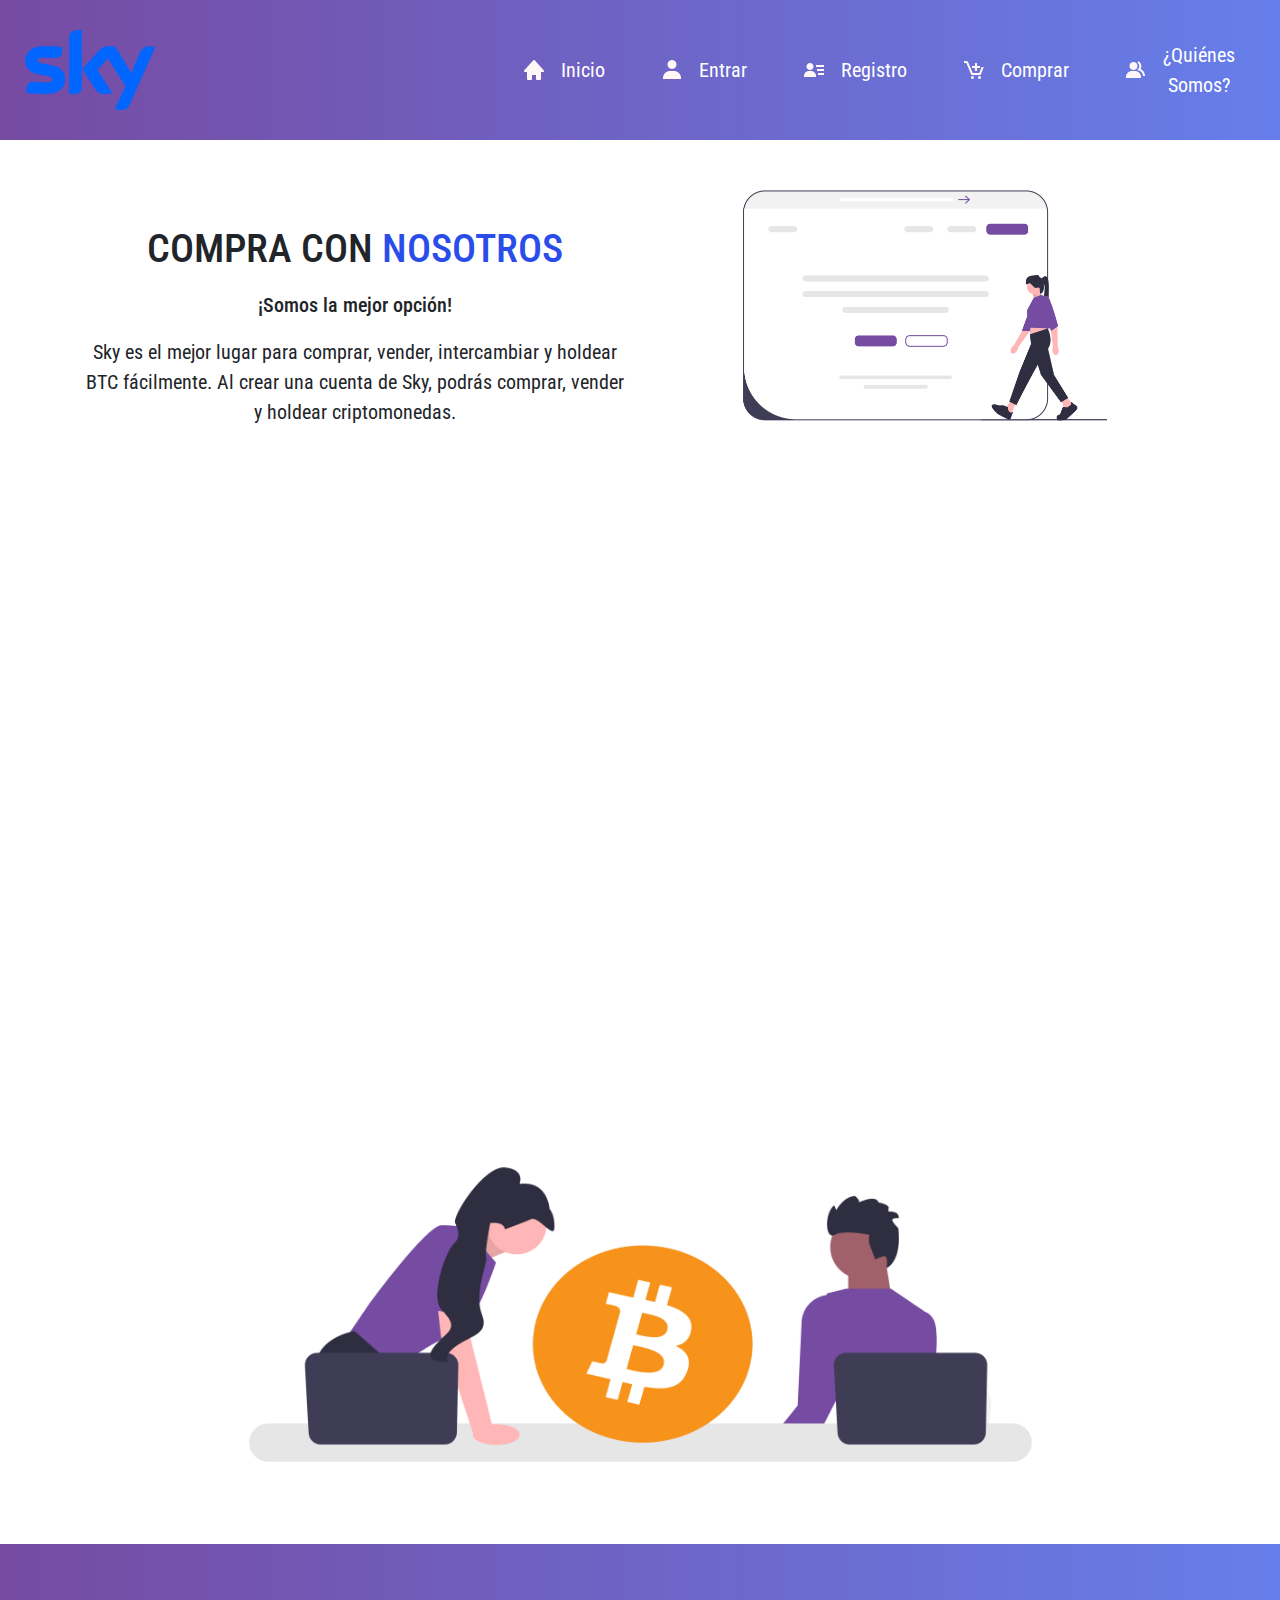
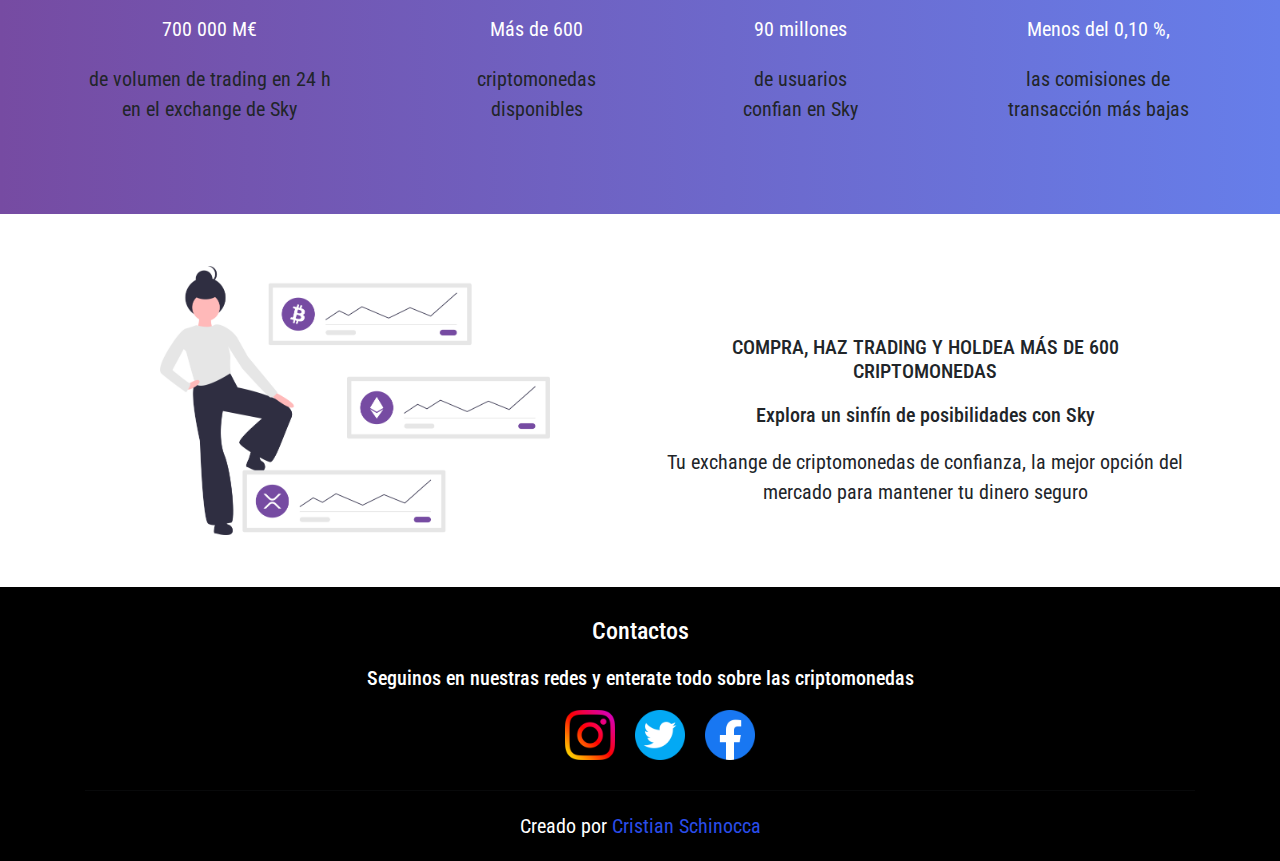
<file: index.html>
<!DOCTYPE html>
<html lang="en">
<head>
  <meta charset="UTF-8">
  <meta http-equiv="X-UA-Compatible" content="IE=edge">
  <meta name="viewport" content="width=device-width, initial-scale=1.0">
  <meta description="Exchange de Criptomonedas, Sky: operamos el mayor intercambio de Bitcoins y Criptomonedas del mundo en volumen.">
  <link rel="preconnect" href="https://fonts.googleapis.com">
  <link rel="icon" href="./img/icon/favicon.png">
  <link rel="preconnect" href="https://fonts.gstatic.com" crossorigin>
  <link href="https://fonts.googleapis.com/css2?family=Roboto+Condensed&display=swap" rel="stylesheet">
  <link rel="stylesheet" href="https://cdn.jsdelivr.net/npm/bootstrap@5.2.0-beta1/dist/css/bootstrap.min.css">
  <link href="https://unpkg.com/aos@2.3.1/dist/aos.css" rel="stylesheet">
  <link rel="stylesheet" href="./css/styles.css">
  <title>Comprar | Vender Bitcoin, Ethereum y NFTS</title>
</head>
<body>
  <!-------------------------------HEADER------------------------------------------------------------------------------------------------->

 <header class="fondo1 navbar navbar-expand-lg background">
    <div class="container-fluid m-2">
      <img src="./img/logo/logotipo.png" alt="logotipo" class="logotipo">
      <button class="navbar-toggler" type="button" data-bs-toggle="collapse" data-bs-target="#navbarSupportedContent" aria-controls="navbarSupportedContent" aria-expanded="false" aria-label="Toggle navigation">
        <span><img src="[data-uri]"/></span>
      </button>
    </div>
    <div class="container-fluid">
      <nav class="collapse navbar-collapse" id="navbarSupportedContent">
        <ul class="col d-flex justify-content-center align-items-center navbar-nav me-auto mb-2 mb-lg-0">
          <li class="nav-item m-3 d-flex justify-content-center align-items-center flex-row liitem">
            <a href="./index.html">
              <img src="[data-uri]"/ class="m-1">
            </a>
            <a class="nav-link texto a" href="./index.html">Inicio</a>
          </li>
          <li class="nav-item m-3 d-flex justify-content-center align-items-center flex-row liitem">
            <a href="./pages/iniciar.html">
              <img src="[data-uri]"/ class="m-1">
            </a>
            <a class="nav-link texto a" href="./pages/iniciar.html">Entrar</a>
          </li>
          <li class="nav-item m-3 d-flex justify-content-center align-items-center flex-row liitem">
            <a href="./pages/registro.html">
              <img src="[data-uri]"/ class="m-1">
            </a>
            <a class="nav-link texto a" href="./pages/registro.html">Registro</a>
          </li>
          <li class="nav-item m-3 d-flex justify-content-center align-items-center flex-row liitem">
            <a href="./pages/comprar.html">
              <img src="[data-uri]"/ class="m-1">
            </a>
            <a class="nav-link texto a" href="./pages/comprar.html">Comprar</a>
          </li>
          <li class="nav-item m-3 d-flex justify-content-center align-items-center flex-row liitem">
            <a href="./pages/nosotros.html">
              <img src="[data-uri]"/ class="m-1">
            </a>
            <a class="nav-link texto text-center a" href="./pages/nosotros.html">¿Quiénes Somos?</a>
          </li>
        </ul>
      </nav>
    </div>   
  </header>
  <!------------------------------------------------------MAIN--------------------------------------------------------------->
  <main>
    <section class="container">
      <div class="row d-flex flex-sm-column flex-lg-row mediacolumn">
        <article class="col d-flex justify-content-center align-items-center flex-column mt-5">
          <h1 class="text-uppercase mt-2 mb-2 text-center">Compra con <span class="texto2 text-uppercase titulo-span">nosotros</span></h1>
          <h2 class="text-center mt-2 mb-2">¡Somos la mejor opción!</h2>
          <div class="d-flex justify-content-center align-items-center mt-2 mb-2">
            <p class="text-center">Sky es el mejor lugar para comprar, vender, intercambiar y holdear BTC fácilmente. Al crear una cuenta de Sky, podrás comprar, vender y holdear criptomonedas.</p>
          </div>
        </article>
        <div class="col d-flex justify-content-center align-items-center mt-2 mb-2">
          <img src="./img/banner/banner.png" alt="ilustración banner" class="img">
        </div>
      </div>
    </section>
    <!------------------------------------------------------CARD1----------------------------------------------------------------------------------------->
    
    <section class="container">
      <div class="d-flex justify-content-center align-items-center mt-3 mb-3" 
      data-aos="zoom-in"
      data-aos-offset="200"
      data-aos-delay="50"
      data-aos-once="true"
      data-aos-duration="500"
      data-aos-anchor-placement="top-center">
        <h2 class="text-center text-uppercase"><span class="texto2 text-uppercase text-center">Conocé</span> las monedas con las que operamos</h2>
      </div>
      <div class="d-flex justify-content-center align-items-center">
        <div class="grid-section">
          <article class="card card1 shadow" 
          data-aos="zoom-in"
          data-aos-offset="200"
          data-aos-delay="50"
          data-aos-duration="800"
          data-aos-easing="ease-in-out"
          data-aos-mirror="true"
          data-aos-once="true"
          data-aos-anchor-placement="top-center">
            <div class="d-flex justify-content-center align-items-center mt-2 mb-2">
              <img src="./img/cards/bitcoin.png" class="card-img-top imagen-tarjeta" alt="criptomoneda bitcoin">
            </div>
            <div class="card-body d-flex just justify-content-center align-items-center flex-column">
              <h3 class="card-title "><span class="texto2 text-uppercase">Bitcoin</span></h3>
              <p class="card-text text-center m-2">Bitcoin es una moneda virtual o un medio de intercambio que sirve para adquirir
                productos y servicios como cualquier otra moneda.</p>
              <a href="./pages/compra.html" class="btn botonescolorPagina texto m-2">Comprá BTC</a>
            </div>
          </article>
                    <!------------------------------------------------------CARD2----------------------------------------------------------------------------------------->
          <article class="card card2 shadow"
          data-aos="zoom-in"
          data-aos-offset="200"
          data-aos-delay="50"
          data-aos-duration="800"
          data-aos-easing="ease-in-out"
          data-aos-mirror="true"
          data-aos-once="true"
          data-aos-anchor-placement="top-center">
            <div class="d-flex justify-content-center align-items-center mt-2 mb-2">
              <img src="./img/cards/etereo.png" class="card-img-top imagen-tarjeta" alt="criptomoneda ethereum">
            </div>
            <div class="card-body d-flex just justify-content-center align-items-center flex-column">
              <h3 class="card-title m-2"><span class="texto2 text-uppercase">Ethereum</span></h3>
              <p class="card-text text-center m-2">Ethereum es un exchange de criptomonedas, que permite la programación de contratos inteligentes o la creación de tokens.</p>
              <a href="./pages/compra.html" class="btn botonescolorPagina texto m-2">Comprá ETHER</a>
            </div>
          </article>
                        <!------------------------------------------------------CARD3----------------------------------------------------------------------------------------->
          <article class="card card3 shadow"
          data-aos="zoom-in"
          data-aos-offset="200"
          data-aos-delay="50"
          data-aos-duration="800"
          data-aos-easing="ease-in-out"
          data-aos-mirror="true"
          data-aos-once="true"
          data-aos-anchor-placement="top-center">
            <div class="d-flex justify-content-center align-items-center mt-2 mb-2">
              <img src="./img/cards/nft.png" class="card-img-top imagen-tarjeta" alt="criptomoneda ntfs">
            </div>
            <div class="card-body d-flex just justify-content-center align-items-center flex-column">
              <h3 class="card-title m-2"><span class="texto2 text-uppercase">Nft</span></h3>
              <p class="card-text text-center m-2">Se trata de NFT, viene a ser un certificado digital de autenticidad que mediante la tecnología blockchain, que se emplea en las criptomonedas.</p>
              <a href="./pages/compra.html" class="btn botonescolorPagina texto m-2">Comprá NFTS</a>
            </div>
          </article>
        </div>  
      </div>
    </section>
<!------------------------------------------------------IFORMACION-SECUNDARIA-0----------------------------------------------------------------------->
    <div class="d-flex justify-content-center align-items-center mt-2 mb-2 container">
      <img src="./img/bitcoin.png" alt="imagen ilustrativa de bitcoin" class="img">
    </div>
  <!--------------------------------------------------------IFORMACION-SECUNDARIA-1----------------------------------------------------------------------->
  <section class="container-fluid background">
    <div class="row">
      <div class="d-flex flex-sm-column flex-xl-row justify-content-center align-items-center mediacolumn">
        <div class="m-5">
          <div class="d-flex flex-column justify-content-center align-items-center m-2">
            <p><span class="texto text-center">700 000 M€</span></p>
            <div>
              <p class="text-center">de volumen de trading en 24 h en el exchange de Sky</p>
            </div>
          </div>
        </div>
  <!--------------------------------------------------------IFORMACION-SECUNDARIA-2----------------------------------------------------------------------->
        <div class="m-5">
          <div class="d-flex flex-column justify-content-center align-items-center m-2">
            <p><span class="texto text-center">Más de 600</span></p>
            <div>
              <p class="text-center">criptomonedas disponibles</p>
            </div>
          </div>
        </div>
 <!--------------------------------------------------------IFORMACION-SECUNDARIA-3----------------------------------------------------------------------->
        <div class="m-5">
          <div class="d-flex flex-column justify-content-center align-items-center m-2">
            <p><span class="texto text-center">90 millones</span></p>
            <div>
              <p class="text-center">de usuarios confian en Sky</p>
            </div>
          </div>
        </div>
<!--------------------------------------------------------IFORMACION-SECUNDARIA-4----------------------------------------------------------------------->  
        <div class="m-5">
          <div class="d-flex flex-column justify-content-center align-items-center m-2">
            <p><span class="texto text-center">Menos del 0,10 %,</span></p>
            <div>
              <p class="text-center">las comisiones de transacción más bajas</p>
            </div>
          </div>
        </div>
      </div>
    </div>
  </section>
<!----------------------------------------------------------INFORMACION SECUNDARIA-DIFERENTE---------------------------------------------------------->
  <section class="container mt-2 mb-2">
    <div class="row d-flex flex-sm-column-reverse flex-lg-row-reverse mediacolumn">
      <article class="col d-flex justify-content-center align-items-center flex-column mt-5">
        <h4 class="text-center text-uppercase m-2">Compra, haz trading y holdea más de 600 criptomonedas</h4>
        <h5 class="text-center m-2">Explora un sinfín de posibilidades con Sky</h5>
        <div class="d-flex justify-content-center align-items-center mt-2 mb-2">
          <p class="text-center">Tu exchange de criptomonedas de confianza, la mejor opción del mercado para mantener tu dinero seguro</p>
        </div>
      </article>
      <div class="col d-flex justify-content-center align-items-center mt-2 mb-2">
        <img src="./img/eter.png" alt="ilustracion banner secundario" class="img">
      </div>
    </div>
  </section>
  </main>
<!--------------------------------------------------------FOOTER-----------------------------------------------------------------------> 
  <footer class="background--footer">
    <div class="container">
      <div class="row">
        <div class="d-flex justify-content-center align-items-center flex-column">
          <h5 class="texto mt-4 mb-2 contactos">Contactos</h5>
          <h6 class="texto text-center mt-2 mb-2">Seguinos en nuestras redes y enterate todo sobre las criptomonedas</h6>
        </section>
        <!-----------------ICONOS---------------->
        <ul class="d-flex justify-content-center flex-row align-items-center mt-2 mb-2">
          <li class="nav-item list-unstyled">
            <a href="https://www.instagram.com/cris.schinocca/" class=""><img src="./icons/instagram.png" alt="icono instagram" class="icono"></a>
          </li>
          <li class="nav-item list-unstyled">
            <a href="https://twitter.com/crisschinocca" class="m-3"><img src="./icons/twitter.png" alt="icono twitter" class="icono"></a>
          </li>
          <li class="nav-item list-unstyled">
            <a href="https://www.facebook.com/crisschinocca/" class=""><img src="./icons/facebook.png" alt="icono facebook" class="icono"></a>
          </li>     
        </ul>
        <!---------------------CREADO-POR---------------->
      </div>
    </div>
    <hr>
    <div class="d-flex justify-content-center align-items-center">
      <p class="texto text-center"> Creado por <span class="texto2">Cristian Schinocca</span></p>
    </div>
  </footer>
  <script src="https://cdn.jsdelivr.net/npm/bootstrap@5.2.0-beta1/dist/js/bootstrap.bundle.min.js"></script>
  <script src="https://unpkg.com/aos@2.3.1/dist/aos.js"></script>
  <script>
    AOS.init();
  </script>
</body>
</html>
</file>
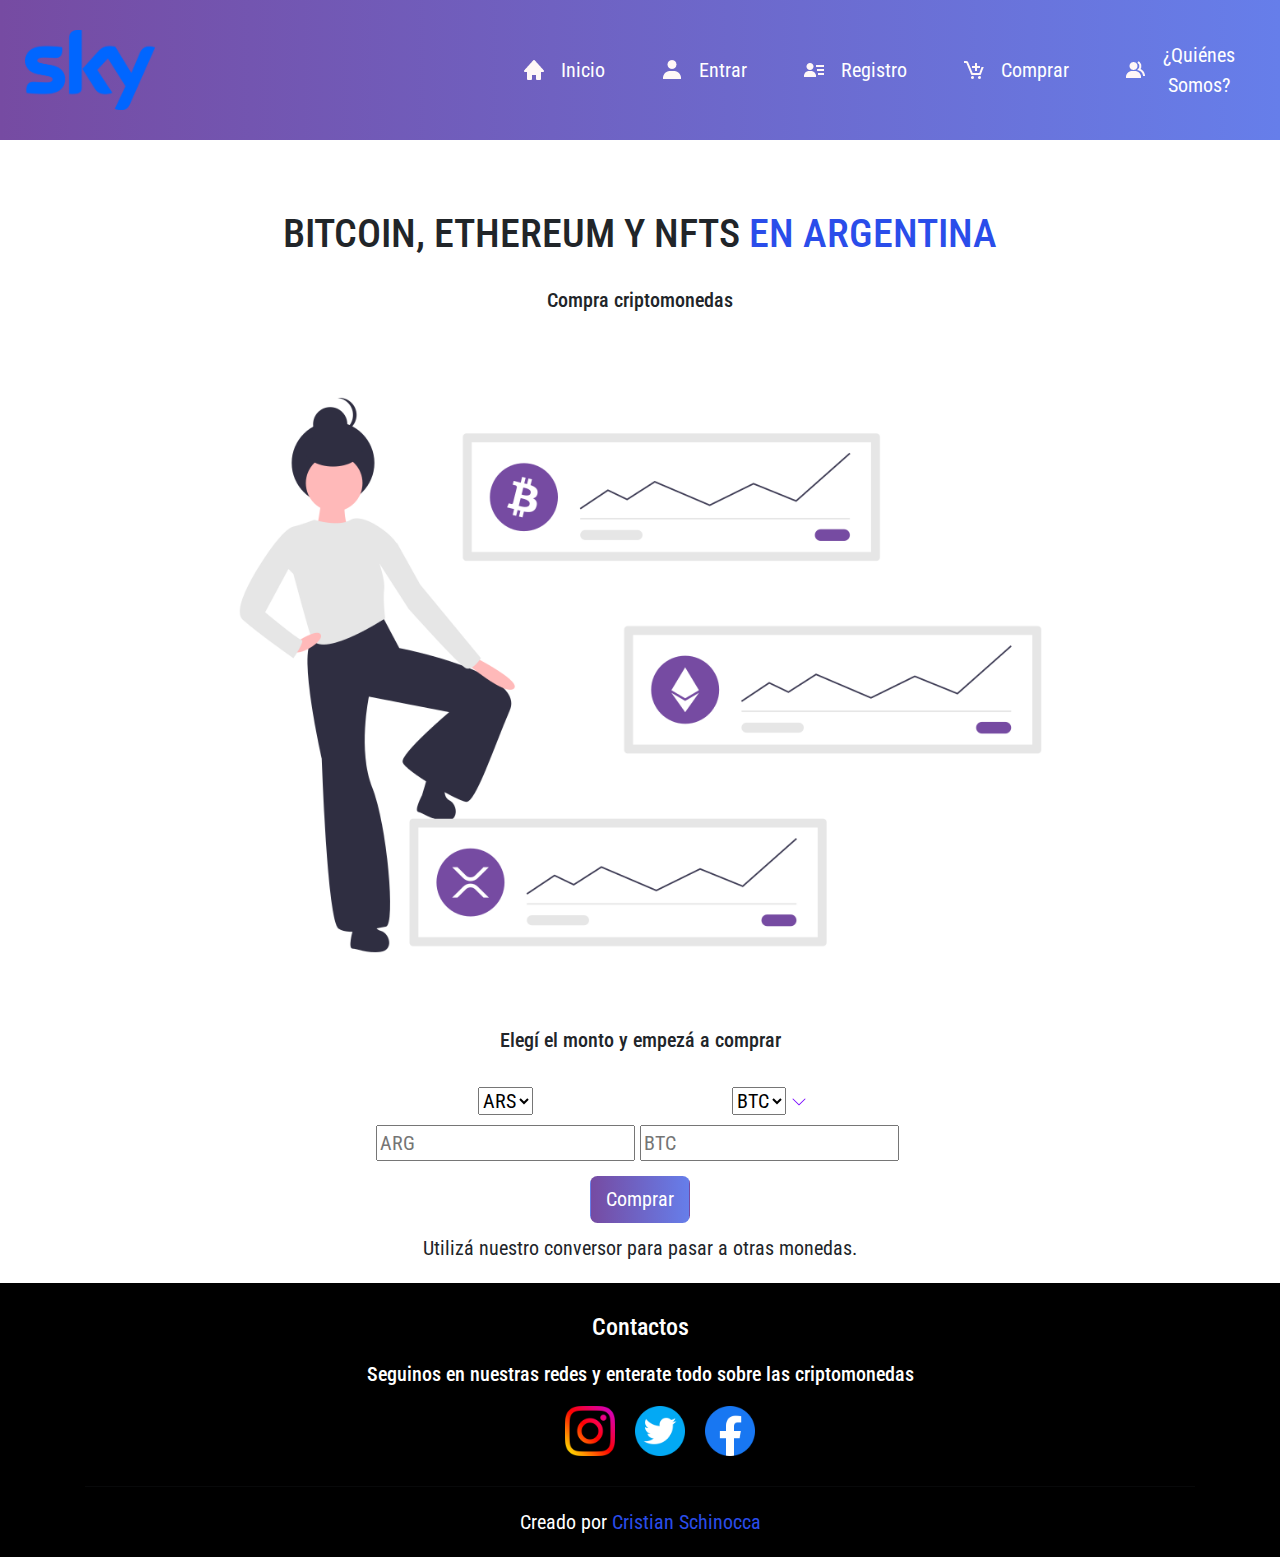
<file: pages/compra.html>
<!DOCTYPE html>
<html lang="en">
<head>
  <meta charset="UTF-8">
  <meta http-equiv="X-UA-Compatible" content="IE=edge">
  <link rel="icon" href="../img/icon/favicon.png">
  <meta
    description="Exchange de Criptomonedas, Sky: pague y disfrute su inversión en criptomonedas, Bitcoin, BTC, Ethereum; ETHER y NFTS">
  <meta name="viewport" content="width=device-width, initial-scale=1.0">
  <link rel="preconnect" href="https://fonts.googleapis.com">
  <link rel="preconnect" href="https://fonts.gstatic.com" crossorigin>
  <link href="https://fonts.googleapis.com/css2?family=Roboto+Condensed&display=swap" rel="stylesheet">
  <link rel="stylesheet" href="https://cdn.jsdelivr.net/npm/bootstrap@5.2.0-beta1/dist/css/bootstrap.min.css">
  <link rel="stylesheet" href="../css/styles.css">
  <title>Compra | Cripto</title>
</head>
<body>
  <!-------------------------------HEADER------------------------------------------------------------------------------------------------->
  <header class="fondo1 navbar navbar-expand-lg background">
    <div class="container-fluid m-2">
      <img src="../img/logo/logotipo.png" alt="logotipo" class="logotipo">
      <button class="navbar-toggler" type="button" data-bs-toggle="collapse" data-bs-target="#navbarSupportedContent" aria-controls="navbarSupportedContent" aria-expanded="false" aria-label="Toggle navigation">
        <span><img src="[data-uri]"/></span>
      </button>
    </div>
    <div class="container-fluid">
      <nav class="collapse navbar-collapse" id="navbarSupportedContent">
        <ul class="col d-flex justify-content-center align-items-center navbar-nav me-auto mb-2 mb-lg-0">
          <li class="nav-item m-3 d-flex justify-content-center align-items-center flex-row liitem">
            <a href="../index.html">
              <img src="[data-uri]"/ class="m-1">
            </a>
            <a class="nav-link texto a" href="../index.html">Inicio</a>
          </li>
          <li class="nav-item m-3 d-flex justify-content-center align-items-center flex-row liitem">
            <a href="../pages/iniciar.html">
              <img src="[data-uri]"/ class="m-1">
            </a>
            <a class="nav-link texto a" href="../pages/iniciar.html">Entrar</a>
          </li>
          <li class="nav-item m-3 d-flex justify-content-center align-items-center flex-row liitem">
            <a href="../pages/registro.html">
              <img src="[data-uri]"/ class="m-1">
            </a>
            <a class="nav-link texto a" href="../pages/registro.html">Registro</a>
          </li>
          <li class="nav-item m-3 d-flex justify-content-center align-items-center flex-row liitem">
            <a href="../pages/comprar.html">
              <img src="[data-uri]"/ class="m-1">
            </a>
            <a class="nav-link texto a" href="../pages/comprar.html">Comprar</a>
          </li>
          <li class="nav-item m-3 d-flex justify-content-center align-items-center flex-row liitem">
            <a href="../pages/nosotros.html">
              <img src="[data-uri]"/ class="m-1">
            </a>
            <a class="nav-link texto text-center a" href="../pages/nosotros.html">¿Quiénes Somos?</a>
          </li>
        </ul>
      </nav>
    </div>   
  </header>
  <!------------------------------------------------------MAIN--------------------------------------------------------------->
  <main>
    <section class="container">
      <div class="row d-flex flex-sm-column flex-lg-row">
        <article class="col d-flex justify-content-center align-items-center flex-column mt-5">
          <h1 class="text-uppercase mt-2 mb-2 text-center">Bitcoin, Ethereum y NFTS <span
              class="texto2 text-uppercase titulo-span text-center">en Argentina</span></h1>
          <h2 class="text-center mt-3 mb-3">Compra criptomonedas</h2>
        </article>
      </div>
    </section>
    <div class="d-flex justify-content-center align-items-center container">
      <img src="../img/eter.png" alt="moneda ethereum" class="img">
    </div>
    <!------------------------------------------------------CARD1----------------------------------------------------------------------------------------->
    <section class="d-flex justify-content-center mt-2 mb-2 container">
      <h3 class="text-center">Elegí el monto y empezá a comprar</h3>
    </section>
    <div class="container">
      <form>
        <div class="d-flex flex-row justify-content-center align-items-center">
          <div class="d-flex flex-column justify-content-center align-items-center text-center mediacolumn">
            <div>
              <div class="d-flex align-items-center">
                <select class="mt-2 mb-2">
                  <option value="ARS" class="">ARS</option>
                </select>
              </div>
            </div>
            <div>
              <input placeholder="ARG" id="arg">
            </div>
          </div>
          <div class="d-flex flex-column m-1 mediacolumn justify-content-center align-items-center text-center">
            <div>
              <div>
                <select class="mt-2 mb-2" name="select_currency" id="currency">
                  <option value="BTC">BTC</option>
                </select>
                <svg height="16px" width="16px" viewBox="0 0 16 16" xmlns="http://www.w3.org/2000/svg"
                  class="svg-icon icon-chevron" xmlns:xlink="http://www.w3.org/1999/xlink">
                  <path fill="#7908FF" class="icon-chevron" d="M13.65 4.643a.5.5 0 1 1 .7.714L8 11.594 1.65 5.357a.5.5 0 0 1 .7-.714L8 10.193l5.65-5.55z">
                  </path>
                </svg>
              </div>
            </div>
            <div><input placeholder="BTC" id="bitcoin"></div>
          </div>
        </div>
      </form>
    <section>
      <article class="d-flex justify-content-center">
        <a class="btn texto mt-2 mb-2 botonescolorPagina"
          href="https://auth.ripio.com/#/login/?redirect_url=https://app.ripio.com">Comprar</a>
      </article>
      <div class="d-flex justify-content-center">
        <p>Utilizá nuestro conversor para pasar a otras monedas.</p>
      </div>
    </section>
  </main>
    <!--------------------------------------------------------FOOTER----------------------------------------------------------------------->
    <footer class="background--footer">
      <div class="container">
        <div class="row">
          <div class="d-flex justify-content-center align-items-center flex-column">
            <h4 class="texto mt-4 mb-2 contactos">Contactos</h4>
            <h5 class="texto text-center mt-2 mb-2">Seguinos en nuestras redes y enterate todo sobre las criptomonedas</h5>
          </section>
          <!-----------------ICONOS---------------->
          <ul class="d-flex justify-content-center flex-row align-items-center mt-2 mb-2">
            <li class="nav-item list-unstyled">
              <a href="https://www.instagram.com/cris.schinocca/" class=""><img src="../icons/instagram.png" alt="icono instagram" class="icono"></a>
            </li>
            <li class="nav-item list-unstyled">
              <a href="https://twitter.com/crisschinocca" class="m-3"><img src="../icons/twitter.png" alt="icono twitter" class="icono"></a>
            </li>
            <li class="nav-item list-unstyled">
              <a href="https://www.facebook.com/crisschinocca/" class=""><img src="../icons/facebook.png" alt="icono facebook" class="icono"></a>
            </li>     
          </ul>
          <!---------------------CREADO-POR---------------->
        </div>
      </div>
      <hr>
      <div class="d-flex justify-content-center align-items-center">
        <p class="texto text-center"> Creado por <span class="texto2">Cristian Schinocca</span></p>
      </div>
    </footer>
  <script src="https://cdn.jsdelivr.net/npm/bootstrap@5.2.0-beta1/dist/js/bootstrap.bundle.min.js"></script>
</body>
</html>
</file>
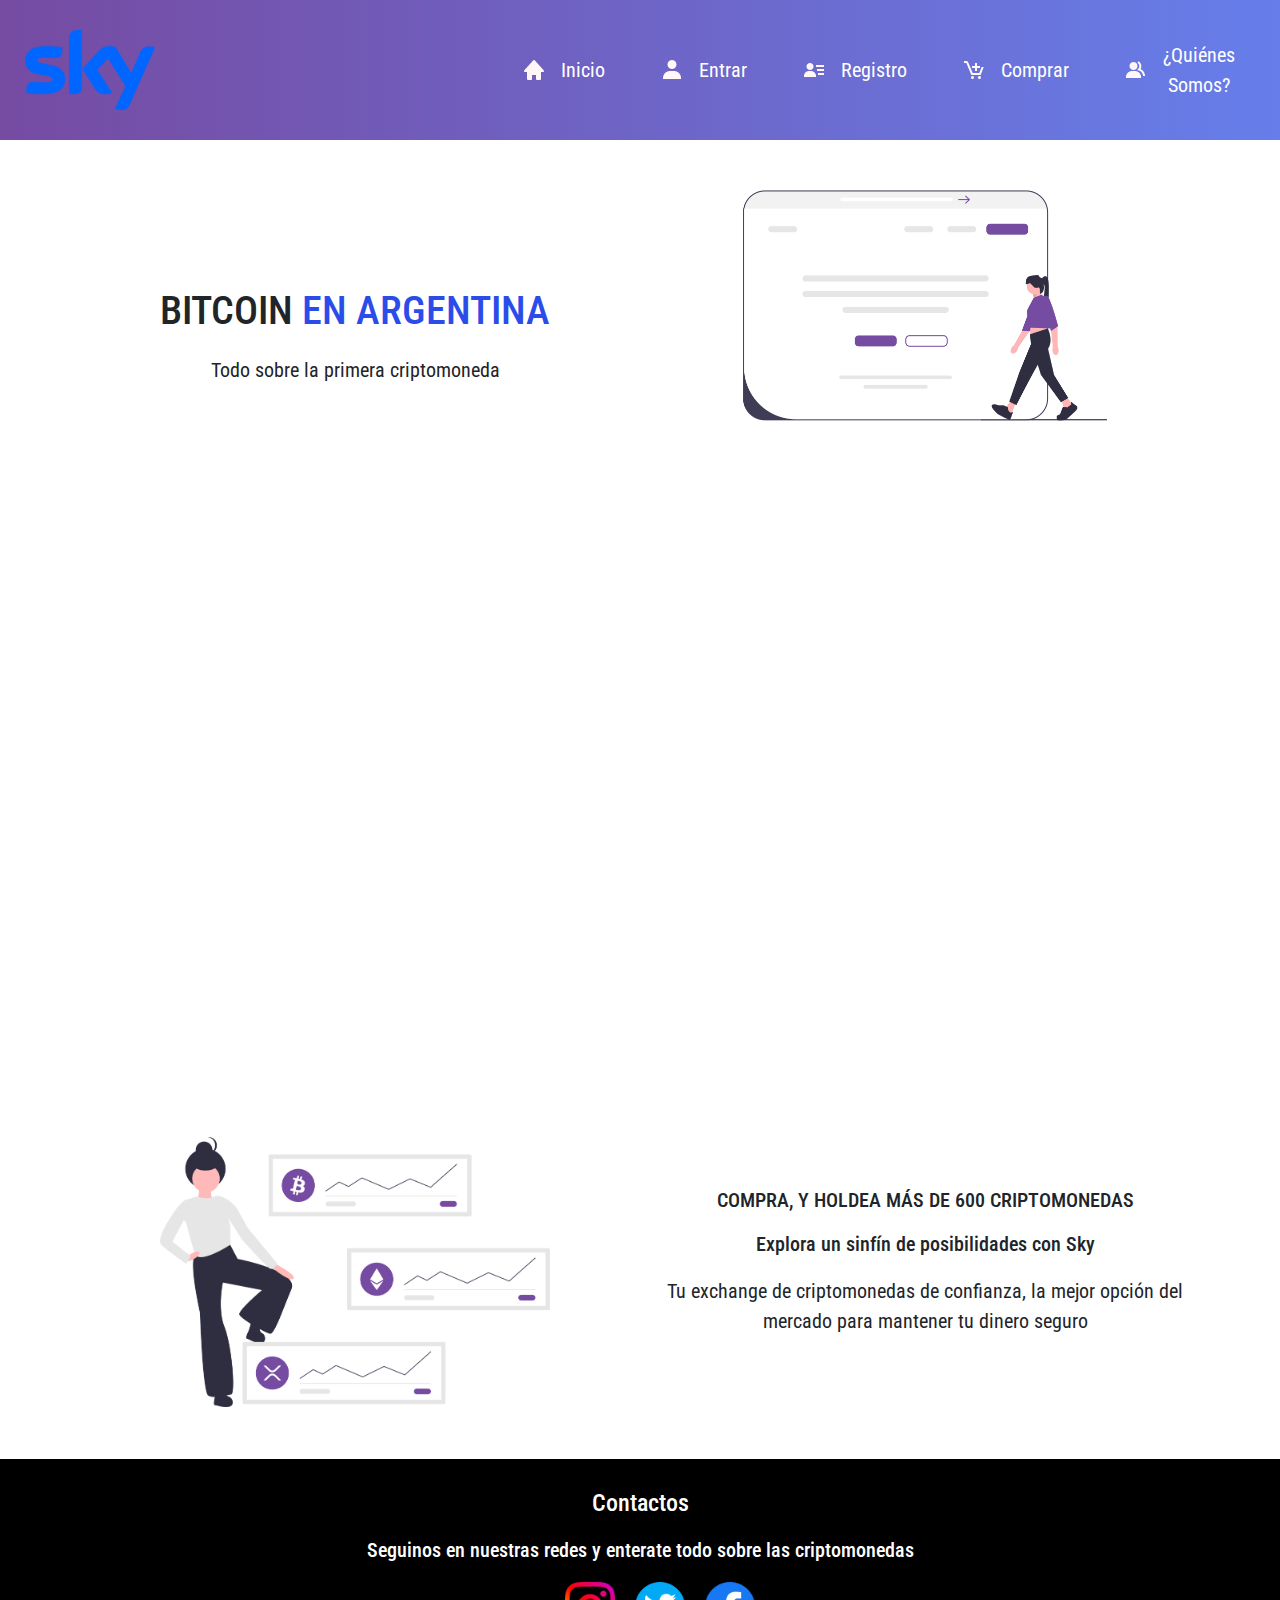
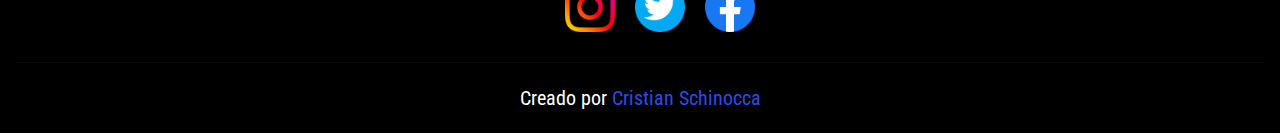
<file: pages/comprar.html>
<!DOCTYPE html>
<html lang="en">
<head>
  <meta charset="UTF-8">
  <meta http-equiv="X-UA-Compatible" content="IE=edge">
  <link rel="icon" href="../img/icon/favicon.png">
  <meta description="Exchange de Criptomonedas, Sky: Compra de criptomonedas, Bitcoin, BTC, Ethereum; ETHER y NFTS">
  <meta name="viewport" content="width=device-width, initial-scale=1.0">
  <link rel="preconnect" href="https://fonts.googleapis.com">
  <link rel="preconnect" href="https://fonts.gstatic.com" crossorigin>
  <link href="https://fonts.googleapis.com/css2?family=Roboto+Condensed&display=swap" rel="stylesheet">
  <link rel="stylesheet" href="https://cdn.jsdelivr.net/npm/bootstrap@5.2.0-beta1/dist/css/bootstrap.min.css">
  <link href="https://unpkg.com/aos@2.3.1/dist/aos.css" rel="stylesheet">
  <link rel="stylesheet" href="../css/styles.css">
  <title>Comprar | Vender Criptomonedas, Bitcoin, Ethereum y NFTS</title>
</head>
<body>
  <!-------------------------------HEADER------------------------------------------------------------------------------------------------->
  <header class="fondo1 navbar navbar-expand-lg background">
    <div class="container-fluid m-2">
      <img src="../img/logo/logotipo.png" alt="logotipo" class="logotipo">
      <button class="navbar-toggler" type="button" data-bs-toggle="collapse" data-bs-target="#navbarSupportedContent" aria-controls="navbarSupportedContent" aria-expanded="false" aria-label="Toggle navigation">
        <span><img src="[data-uri]"/></span>
      </button>
    </div>
    <div class="container-fluid">
      <nav class="collapse navbar-collapse" id="navbarSupportedContent">
        <ul class="col d-flex justify-content-center align-items-center navbar-nav me-auto mb-2 mb-lg-0">
          <li class="nav-item m-3 d-flex justify-content-center align-items-center flex-row liitem">
            <a href="../index.html">
              <img src="[data-uri]"/ class="m-1">
            </a>
            <a class="nav-link texto a" href="../index.html">Inicio</a>
          </li>
          <li class="nav-item m-3 d-flex justify-content-center align-items-center flex-row liitem">
            <a href="../pages/iniciar.html">
              <img src="[data-uri]"/ class="m-1">
            </a>
            <a class="nav-link texto a" href="../pages/iniciar.html">Entrar</a>
          </li>
          <li class="nav-item m-3 d-flex justify-content-center align-items-center flex-row liitem">
            <a href="../pages/registro.html">
              <img src="[data-uri]"/ class="m-1">
            </a>
            <a class="nav-link texto a" href="../pages/registro.html">Registro</a>
          </li>
          <li class="nav-item m-3 d-flex justify-content-center align-items-center flex-row liitem">
            <a href="../pages/comprar.html">
              <img src="[data-uri]"/ class="m-1">
            </a>
            <a class="nav-link texto a" href="../pages/comprar.html">Comprar</a>
          </li>
          <li class="nav-item m-3 d-flex justify-content-center align-items-center flex-row liitem">
            <a href="../pages/nosotros.html">
              <img src="[data-uri]"/ class="m-1">
            </a>
            <a class="nav-link texto text-center a" href="../pages/nosotros.html">¿Quiénes Somos?</a>
          </li>
        </ul>
      </nav>
    </div>   
  </header>
  <!------------------------------------------------------MAIN--------------------------------------------------------------->
  <main>
    <section class="container">
      <div class="row d-flex flex-sm-column flex-lg-row mediacolumn">
        <article class="col d-flex justify-content-center align-items-center flex-column mt-5">
          <h1 class="text-uppercase mt-2 mb-2 text-center">Bitcoin <span class="texto2 text-uppercase titulo-span">en Argentina</span></h1>
          <p class="text-center mt-2 mb-2">Todo sobre la primera criptomoneda</p>
        </article>
        <div class="col d-flex justify-content-center align-items-center mt-2 mb-2">
          <img src="../img/banner/banner.png" alt="ilustración-de-chica-y-pagina-de-fondo" class="img">
        </div>
      </div>
    </section>
    <!------------------------------------------------------CARD1----------------------------------------------------------------------------------------->
    <section class="container">
      <div class="d-flex justify-content-center align-items-center mt-3 mb-3"
      data-aos="zoom-in"
      data-aos-offset="200"
      data-aos-delay="50"
      data-aos-once="true"
      data-aos-duration="500"
      data-aos-anchor-placement="top-center">
        <h2 class="text-center text-uppercase"><span class="texto2 text-uppercase text-center">Conocé</span> las monedas con las que operamos</h2>
      </div>
      <div class="d-flex justify-content-center align-items-center">
        <div class="grid-section">
          <article class="card card1 shadow" 
          data-aos="zoom-in"
          data-aos-offset="200"
          data-aos-delay="50"
          data-aos-duration="800"
          data-aos-easing="ease-in-out"
          data-aos-mirror="true"
          data-aos-once="true"
          data-aos-anchor-placement="top-center">
            <div class="d-flex justify-content-center align-items-center mt-2 mb-2">
              <img src="../img/cards/bitcoin.png" class="card-img-top imagen-tarjeta" alt="criptomoneda bitcoin">
            </div>
            <div class="card-body d-flex just justify-content-center align-items-center flex-column">
              <h3 class="card-title "><span class="texto2 text-uppercase">Bitcoin</span></h3>
              <p class="card-text text-center m-2">Bitcoin es una moneda virtual o un medio de intercambio que sirve para adquirir
                productos y servicios como cualquier otra moneda.</p>
              <a href="../pages/compra.html" class="btn botonescolorPagina texto m-2">Comprá BTC</a>
            </div>
          </article>
                    <!------------------------------------------------------CARD2----------------------------------------------------------------------------------------->
          <article class="card card2 shadow"
          data-aos="zoom-in"
          data-aos-offset="200"
          data-aos-delay="50"
          data-aos-duration="800"
          data-aos-easing="ease-in-out"
          data-aos-mirror="true"
          data-aos-once="true"
          data-aos-anchor-placement="top-center">
            <div class="d-flex justify-content-center align-items-center mt-2 mb-2">
              <img src="../img/cards/etereo.png" class="card-img-top imagen-tarjeta" alt="criptomoneda ethereum">
            </div>
            <div class="card-body d-flex just justify-content-center align-items-center flex-column">
              <h3 class="card-title m-2"><span class="texto2 text-uppercase">Ethereum</span></h3>
              <p class="card-text text-center m-2">Ethereum es un exchange de criptomonedas, que permite la programación de contratos inteligentes o la creación de tokens.</p>
              <a href="../pages/compra.html" class="btn botonescolorPagina texto m-2">Comprá ETHER</a>
            </div>
          </article>
                        <!------------------------------------------------------CARD3----------------------------------------------------------------------------------------->
          <article class="card card3 shadow" 
          data-aos="zoom-in"
          data-aos-offset="200"
          data-aos-delay="50"
          data-aos-duration="800"
          data-aos-easing="ease-in-out"
          data-aos-mirror="true"
          data-aos-once="true"
          data-aos-anchor-placement="top-center">
            <div class="d-flex justify-content-center align-items-center mt-2 mb-2">
              <img src="../img/cards/nft.png" class="card-img-top imagen-tarjeta" alt="imagen de ntfs">
            </div>
            <div class="card-body d-flex just justify-content-center align-items-center flex-column">
              <h3 class="card-title m-2"><span class="texto2 text-uppercase">Nft</span></h3>
              <p class="card-text text-center m-2">Se trata de NFT, viene a ser un certificado digital de autenticidad que mediante la tecnología blockchain, que se emplea en las criptomonedas.</p>
              <a href="../pages/compra.html" class="btn botonescolorPagina texto m-2">Comprá NFTS</a>
            </div>
          </article>
        </div>  
      </div>
    </section>
<!----------------------------------------------------------INFORMACION SECUNDARIA-DIFERENTE---------------------------------------------------------->
    <section class="container mt-2 mb-2">
      <div class="row d-flex flex-sm-column-reverse flex-lg-row-reverse mediacolumn">
        <article class="col d-flex justify-content-center align-items-center flex-column mt-2 mb-2 mw-100">
          <h4 class="text-center text-uppercase mt-2 mb-2">Compra, y holdea más de 600 criptomonedas</h4>
          <h5 class="text-center mt-2 mb-2">Explora un sinfín de posibilidades con Sky</h5>
          <div class="d-flex justify-content-center align-items-center mt-2 mb-2">
            <p class="text-center">Tu exchange de criptomonedas de confianza, la mejor opción del mercado para mantener tu dinero seguro</p>
          </div>
        </article>
        <div class="col mw-100 d-flex justify-content-center align-items-center mt-2 mb-2">
          <img src="../img/eter.png" alt="imagen ilustrativa de ethereum" class="img">
        </div>
      </div>
    </section>
  </main>
<!--------------------------------------------------------FOOTER-----------------------------------------------------------------------> 
<footer class="background--footer">
  <div class="container-fluid">
    <div class="row">
      <div class="d-flex justify-content-center align-items-center flex-column">
        <h5 class="texto mt-4 mb-2 contactos">Contactos</h5>
        <h6 class="texto text-center mt-2 mb-2">Seguinos en nuestras redes y enterate todo sobre las criptomonedas</h6>
      </section>
      <!-----------------ICONOS---------------->
      <ul class="d-flex justify-content-center flex-row align-items-center mt-2 mb-2">
        <li class="nav-item list-unstyled">
          <a href="https://www.instagram.com/cris.schinocca/" class=""><img src="../icons/instagram.png" alt="icono instagram" class="icono"></a>
        </li>
        <li class="nav-item list-unstyled">
          <a href="https://twitter.com/crisschinocca" class="m-3"><img src="../icons/twitter.png" alt="icono twitter" class="icono"></a>
        </li>
        <li class="nav-item list-unstyled">
          <a href="https://www.facebook.com/crisschinocca/" class=""><img src="../icons/facebook.png" alt="icono facebook" class="icono"></a>
        </li>     
      </ul>
      <!---------------------CREADO-POR---------------->
    </div>
  </div>
  <hr>
  <div class="d-flex justify-content-center align-items-center">
    <p class="texto text-center"> Creado por <span class="texto2">Cristian Schinocca</span></p>
  </div>
</footer>
  <script src="https://cdn.jsdelivr.net/npm/bootstrap@5.2.0-beta1/dist/js/bootstrap.bundle.min.js"></script>
  <script src="https://unpkg.com/aos@2.3.1/dist/aos.js"></script>
  <script>
    AOS.init();
  </script>
</body>
</html>
</file>
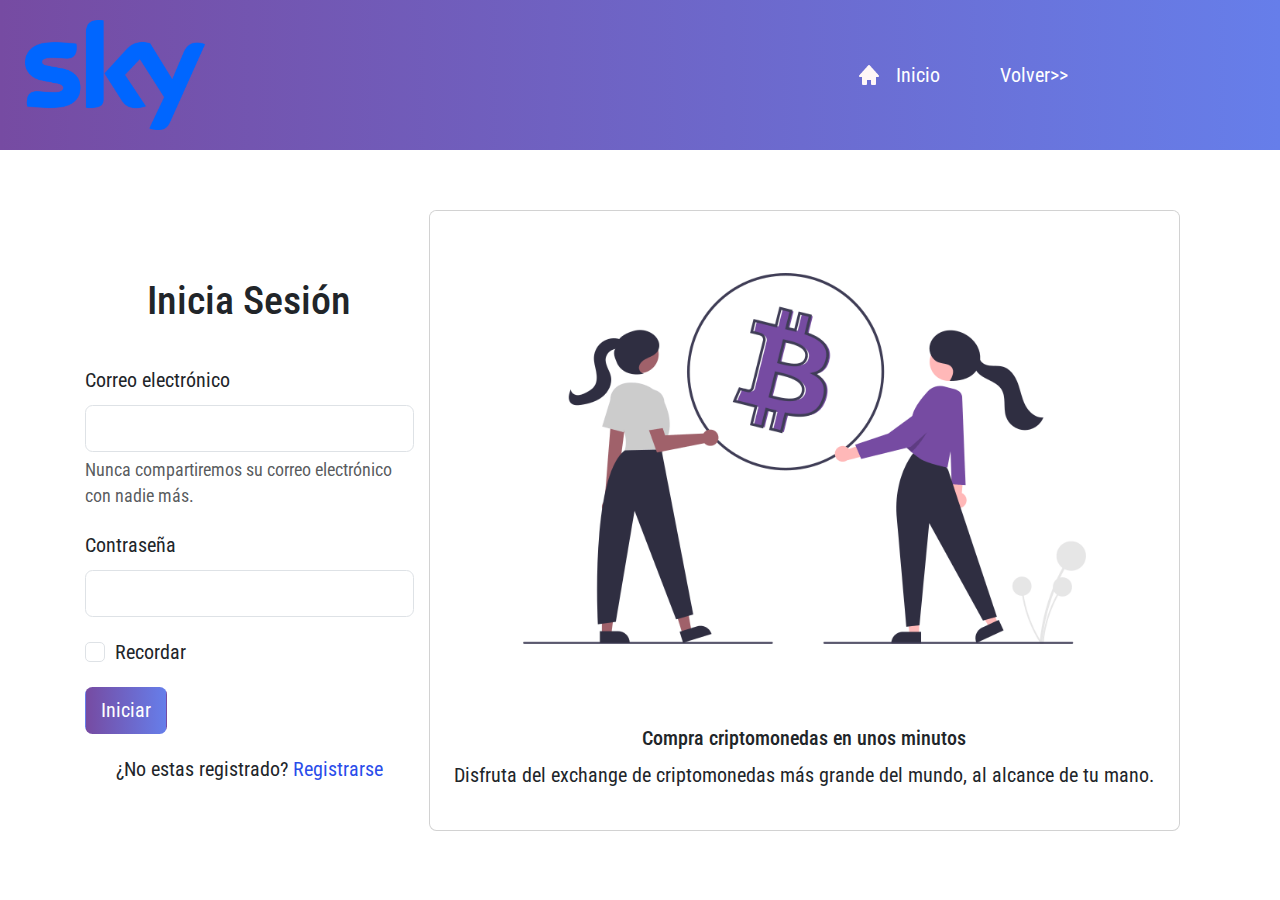
<file: pages/iniciar.html>
<!DOCTYPE html>
<html lang="en">
<head>
  <meta charset="UTF-8">
  <meta http-equiv="X-UA-Compatible" content="IE=edge">
  <meta name="viewport" content="width=device-width, initial-scale=1.0">
  <link rel="icon" href="../img/icon/favicon.png">
  <meta description="Exchange de Criptomonedas, Sky: inicie sesión en Sky, la mejor opción para invertir en criptomonedas Bitcoin, Ethereum, NFTS">
  <link rel="preconnect" href="https://fonts.googleapis.com">
  <link rel="preconnect" href="https://fonts.gstatic.com" crossorigin>
  <link href="https://fonts.googleapis.com/css2?family=Roboto+Condensed&display=swap" rel="stylesheet">
  <link rel="stylesheet" href="https://cdn.jsdelivr.net/npm/bootstrap@5.2.0-beta1/dist/css/bootstrap.min.css">
  <link rel="stylesheet" href="../css/styles.css">
  <title>Iniciar Sesión | Sky</title>
</head>
<body>
  <!-------------------------------HEADER------------------------------------------------------------------------------------------------->
  <header class="fondo1 navbar navbar-expand-lg background">
    <div class="container-fluid m-2">
      <img src="../img/logo/logotipo.png" alt="logotipo" class="logotipo">
      <button class="navbar-toggler" type="button" data-bs-toggle="collapse" data-bs-target="#navbarSupportedContent" aria-controls="navbarSupportedContent" aria-expanded="false" aria-label="Toggle navigation">
        <span><img src="[data-uri]"/></span>
      </button>
    </div>
    <div class="container-fluid">
      <nav class="collapse navbar-collapse" id="navbarSupportedContent">
        <ul class="col d-flex justify-content-center align-items-center navbar-nav me-auto mb-2 mb-lg-0">
          <li class="nav-item m-3 d-flex justify-content-center align-items-center flex-row liitem">
            <a href="../index.html">
              <img src="[data-uri]"/ class="m-1">
            </a>
            <a class="nav-link texto a" href="../index.html">Inicio</a>
          </li>
          <li class="nav-item m-3 d-flex justify-content-center align-items-center flex-row liitem">
            <a class="nav-link texto a" href="../pages/registro.html"> Volver>> </a>
          </li>
        </ul>
      </nav>
    </div>   
  </header>
  <!------------------------------------------------------MAIN--------------------------------------------------------------->
  <main>
    <div>
        <section class="container mt-5 mb-5">
            <div class="row">
                <div class="d-flex flex-xl-row flex-sm-column justify-content-center align-items-center mediacolumn">
                    <div>
                        <article class="d-flex justify-content-center align-items-center m-4">
                            <h1 class="m-2">Inicia Sesión</h1>
                        </article>
                        <form>
                            <div class="mb-3">
                              <label for="correo-input" class="form-label">Correo electrónico</label>
                              <input type="email" class="form-control" id="correo-input" aria-describedby="emailHelp">
                              <p id="emailHelp" class="form-text">Nunca compartiremos su correo electrónico con nadie más.</p>
                            </div>
                              <div class="mb-3">
                              <label for="password-input" class="form-label">Contraseña</label>
                              <input type="password" class="form-control" id="password-input">
                              </div>
                            <div class="mb-3 form-check">
                              <input type="checkbox" class="form-check-input" id="checkbox-input">
                              <label class="form-check-label" for="checkbox-input">Recordar</label>
                            </div>
                              <button type="submit" class="btn botonescolorPagina texto text-center">Iniciar</button>
                        </form> 
                        <section class="d-flex justify-content-center align-items-center m-2">
                          <div>
                              <p class="m-2">¿No estas registrado? <a href="../pages/registro.html" class="text-decoration-none texto2">Registrarse</a></p>
                          </div>
                      </section>
                    </div>
                    <div>
                        <section class="d-flex justify-content-center align-items-center container">
                            <article class="card">
                                <img src="../img/registro/registrar.png" class="card-img-top" alt="imagen ilustrativa de criptomonedas">
                                <div class="card-body">
                                <h2 class="card-text text-center">Compra criptomonedas en unos minutos</h2>
                                <p class="text-center">Disfruta del exchange de criptomonedas más grande del mundo, al alcance de tu mano.</p>
                             </article>
                          </section>
                         </div>
                      </div>
                  </div>
              </div> 
          </section>
      </div>
  </main>
  <script src="https://cdn.jsdelivr.net/npm/bootstrap@5.2.0-beta1/dist/js/bootstrap.bundle.min.js"></script>
</body>
</html>
</file>
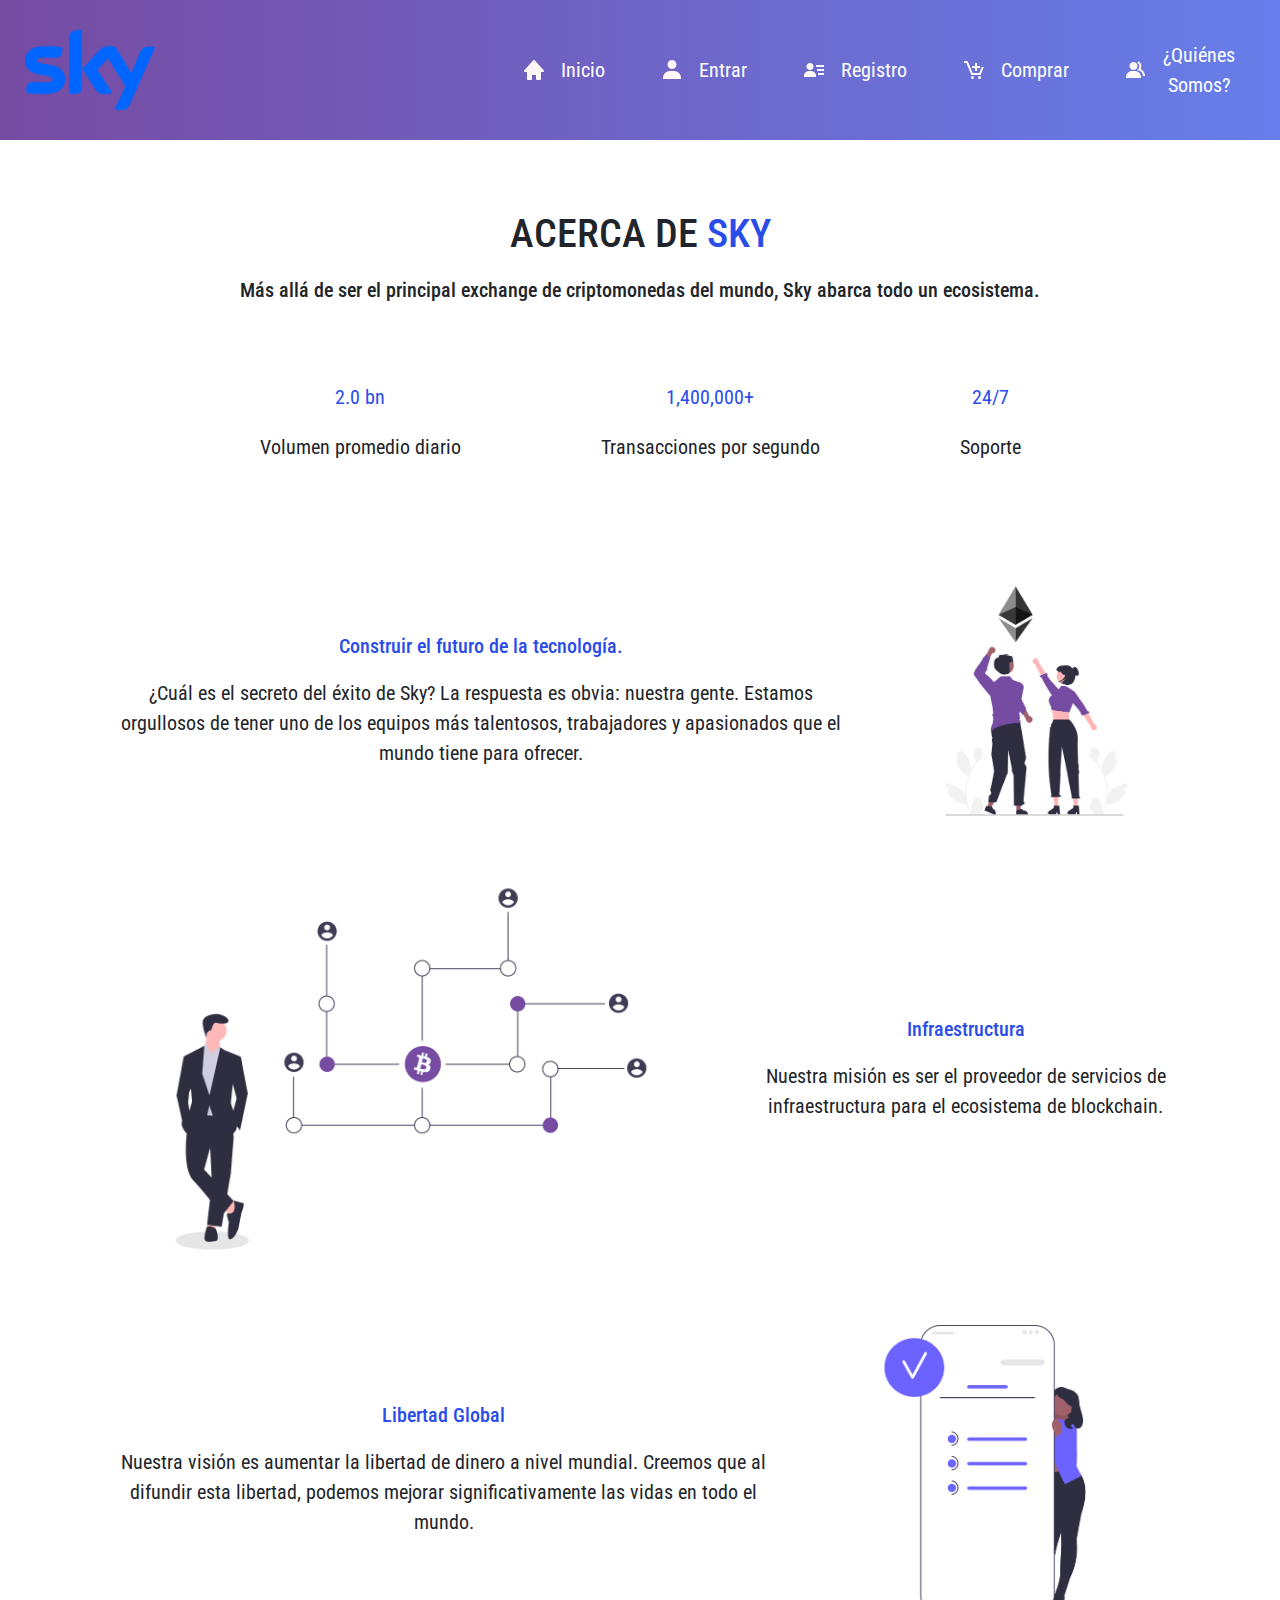
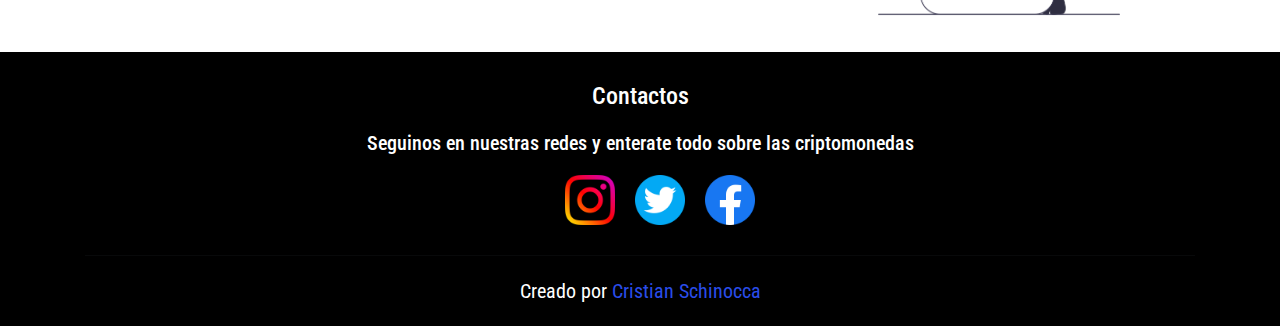
<file: pages/nosotros.html>
<!DOCTYPE html>
<html lang="en">
<head>
  <meta charset="UTF-8">
  <meta http-equiv="X-UA-Compatible" content="IE=edge">
  <link rel="icon" href="../img/icon/favicon.png">
  <meta name="viewport" content="width=device-width, initial-scale=1.0">
  <link rel="preconnect" href="https://fonts.googleapis.com">
  <meta description="Exchange de Criptomonedas, Sky: Quienes son los del equipo Sky ¿quiénes son Sky?">
  <link rel="preconnect" href="https://fonts.gstatic.com" crossorigin>
  <link href="https://fonts.googleapis.com/css2?family=Roboto+Condensed&display=swap" rel="stylesheet">
  <link rel="stylesheet" href="https://cdn.jsdelivr.net/npm/bootstrap@5.2.0-beta1/dist/css/bootstrap.min.css">
  <link rel="stylesheet" href="../css/styles.css">
  <title>Acerca De</title>
</head>
<body>
  <!-------------------------------HEADER------------------------------------------------------------------------------------------------->
  <header class="fondo1 navbar navbar-expand-lg background">
    <div class="container-fluid m-2">
      <img src="../img/logo/logotipo.png" alt="logotipo" class="logotipo">
      <button class="navbar-toggler" type="button" data-bs-toggle="collapse" data-bs-target="#navbarSupportedContent" aria-controls="navbarSupportedContent" aria-expanded="false" aria-label="Toggle navigation">
        <span><img src="[data-uri]"/></span>
      </button>
    </div>
    <div class="container-fluid">
      <nav class="collapse navbar-collapse" id="navbarSupportedContent">
        <ul class="col d-flex justify-content-center align-items-center navbar-nav me-auto mb-2 mb-lg-0">
          <li class="nav-item m-3 d-flex justify-content-center align-items-center flex-row liitem">
            <a href="../index.html">
              <img src="[data-uri]"/ class="m-1">
            </a>
            <a class="nav-link texto a" href="../index.html">Inicio</a>
          </li>
          <li class="nav-item m-3 d-flex justify-content-center align-items-center flex-row liitem">
            <a href="../pages/iniciar.html">
              <img src="[data-uri]"/ class="m-1">
            </a>
            <a class="nav-link texto a" href="../pages/iniciar.html">Entrar</a>
          </li>
          <li class="nav-item m-3 d-flex justify-content-center align-items-center flex-row liitem">
            <a href="../pages/registro.html">
              <img src="[data-uri]"/ class="m-1">
            </a>
            <a class="nav-link texto a" href="../pages/registro.html">Registro</a>
          </li>
          <li class="nav-item m-3 d-flex justify-content-center align-items-center flex-row liitem">
            <a href="../pages/comprar.html">
              <img src="[data-uri]"/ class="m-1">
            </a>
            <a class="nav-link texto a" href="../pages/comprar.html">Comprar</a>
          </li>
          <li class="nav-item m-3 d-flex justify-content-center align-items-center flex-row liitem">
            <a href="../pages/nosotros.html">
              <img src="[data-uri]"/ class="m-1">
            </a>
            <a class="nav-link texto text-center a" href="../pages/nosotros.html">¿Quiénes Somos?</a>
          </li>
        </ul>
      </nav>
    </div>   
</header>
  <!------------------------------------------------------MAIN--------------------------------------------------------------->
  <main>
    <section class="container">
      <div class="row d-flex flex-sm-column flex-lg-row mediacolumn">
        <article class="col d-flex justify-content-center align-items-center flex-column mt-5">
          <h1 class="text-uppercase m-2 text-center">Acerca de <span class="texto2 titulo-span text-center">Sky</span></h1>
          <h2 class="text-center m-2">Más allá de ser el principal exchange de criptomonedas del mundo, Sky abarca todo un ecosistema.</h2>
        </article>
      </div>
    </section>
  <!--------------------------------------------------------IFORMACION-SECUNDARIA-1----------------------------------------------------------------------->
  <section class="container">
    <div class="row">
      <div class="d-flex flex-sm-column flex-xl-row justify-content-center align-items-center mediacolumn">
        <div class="m-5">
          <div class="d-flex flex-column justify-content-center align-items-center m-2">
            <p><span class="texto2">2.0 bn</span></p>
            <div>
              <p class="text-center">Volumen promedio diario</p>
            </div>
          </div>
        </div>
       <!--------------------------------------------------------IFORMACION-SECUNDARIA-2----------------------------------------------------------------------->
        <div class="m-5">
          <div class="d-flex flex-column justify-content-center align-items-center m-2">
            <p><span class="texto2">1,400,000+</span></p>
            <div>
              <p class="text-center">Transacciones por segundo</p>
            </div>
          </div>
        </div>
       <!--------------------------------------------------------IFORMACION-SECUNDARIA-3----------------------------------------------------------------------->
        <div class="m-5">
          <div class="d-flex flex-column justify-content-center align-items-center m-2">
            <p><span class="texto2">24/7</span></p>
            <div>
              <p>Soporte</p>
            </div>
          </div>
        </div>
      </div>
    </div>
  </section>
  <!--------------------------------------------------------IFORMACION-SECUNDARIA-4----------------------------------------------------------------------->
  <section class="container">
    <article class="d-flex flex-sm-column flex-xl-row mediacolumn">
      <div class="d-flex justify-content-center align-items-center flex-column m-2">
        <h3 class="text-center m-2 texto2">Construir el futuro de la tecnología.</h3>
        <div>
          <p class="text-center text-wrap m-2">¿Cuál es el secreto del éxito de Sky? La respuesta es obvia: nuestra gente. Estamos orgullosos de tener uno de los equipos más talentosos, trabajadores y apasionados que el mundo tiene para ofrecer.</p>
        </div>
      </div>
      <div class="d-flex justify-content-center align-items-center">
        <img src="../img/nosotros/eter2.png" alt="criptomoneda ethereum" class="img">
      </div>
    </article>
    <!--------------------------------------------------------IFORMACION-SECUNDARIA-5----------------------------------------------------------------------->
    <article class="d-flex flex-xl-row-reverse flex-sm-column mediacolumn">
      <div class="d-flex justify-content-center align-items-center flex-column m-2">
        <h3 class="text-center m-2 texto2">Infraestructura</h3>
        <div>
          <p class="text-center m-2">Nuestra misión es ser el proveedor de servicios de infraestructura para el ecosistema de blockchain.</p>
        </div>
      </div>
      <div class="d-flex justify-content-center align-items-center">
        <img src="../img/nosotros/imagen.png" alt="imagen ilustrativa" class="img">
      </div>
    </article>
     <!--------------------------------------------------------IFORMACION-SECUNDARIA-6--------------------------------------------------------------------->
     <article class="d-flex flex-xl-row flex-sm-column mediacolumn">
      <div class="d-flex justify-content-center align-items-center flex-column m-2">
        <h3 class="text-center m-2 texto2">Libertad Global</h3>
        <div>
          <p class="text-center m-2">Nuestra visión es aumentar la libertad de dinero a nivel mundial. Creemos que al difundir esta libertad, podemos mejorar significativamente las vidas en todo el mundo.</p>
        </div>
      </div>
      <div class="d-flex justify-content-center align-items-center">
        <img src="../img/nosotros/celular.png" alt="imagen  ilustrativa" class="img">
      </div>
    </article>
  </section>
<!--------------------------------------------------------FOOTER-----------------------------------------------------------------------> 
<footer class="background--footer">
  <div class="container">
    <div class="row">
      <div class="d-flex justify-content-center align-items-center flex-column">
        <h4 class="texto mt-4 mb-2 contactos">Contactos</h4>
        <h5 class="texto text-center mt-2 mb-2">Seguinos en nuestras redes y enterate todo sobre las criptomonedas</h5>
      </section>
      <!-----------------ICONOS---------------->
      <ul class="d-flex justify-content-center flex-row align-items-center mt-2 mb-2">
        <li class="nav-item list-unstyled">
          <a href="https://www.instagram.com/cris.schinocca/" class=""><img src="../icons/instagram.png" alt="icono instagram" class="icono"></a>
        </li>
        <li class="nav-item list-unstyled">
          <a href="https://twitter.com/crisschinocca" class="m-3"><img src="../icons/twitter.png" alt="icono twitter" class="icono"></a>
        </li>
        <li class="nav-item list-unstyled">
          <a href="https://www.facebook.com/crisschinocca/" class=""><img src="../icons/facebook.png" alt="icono facebook" class="icono"></a>
        </li>     
      </ul>
      <!---------------------CREADO-POR---------------->
    </div>
  </div>
  <hr>
  <div class="d-flex justify-content-center align-items-center">
    <p class="texto text-center"> Creado por <span class="texto2">Cristian Schinocca</span></p>
  </div>
</footer>
  <script src="https://cdn.jsdelivr.net/npm/bootstrap@5.2.0-beta1/dist/js/bootstrap.bundle.min.js"></script>
</body>
</html>
</file>
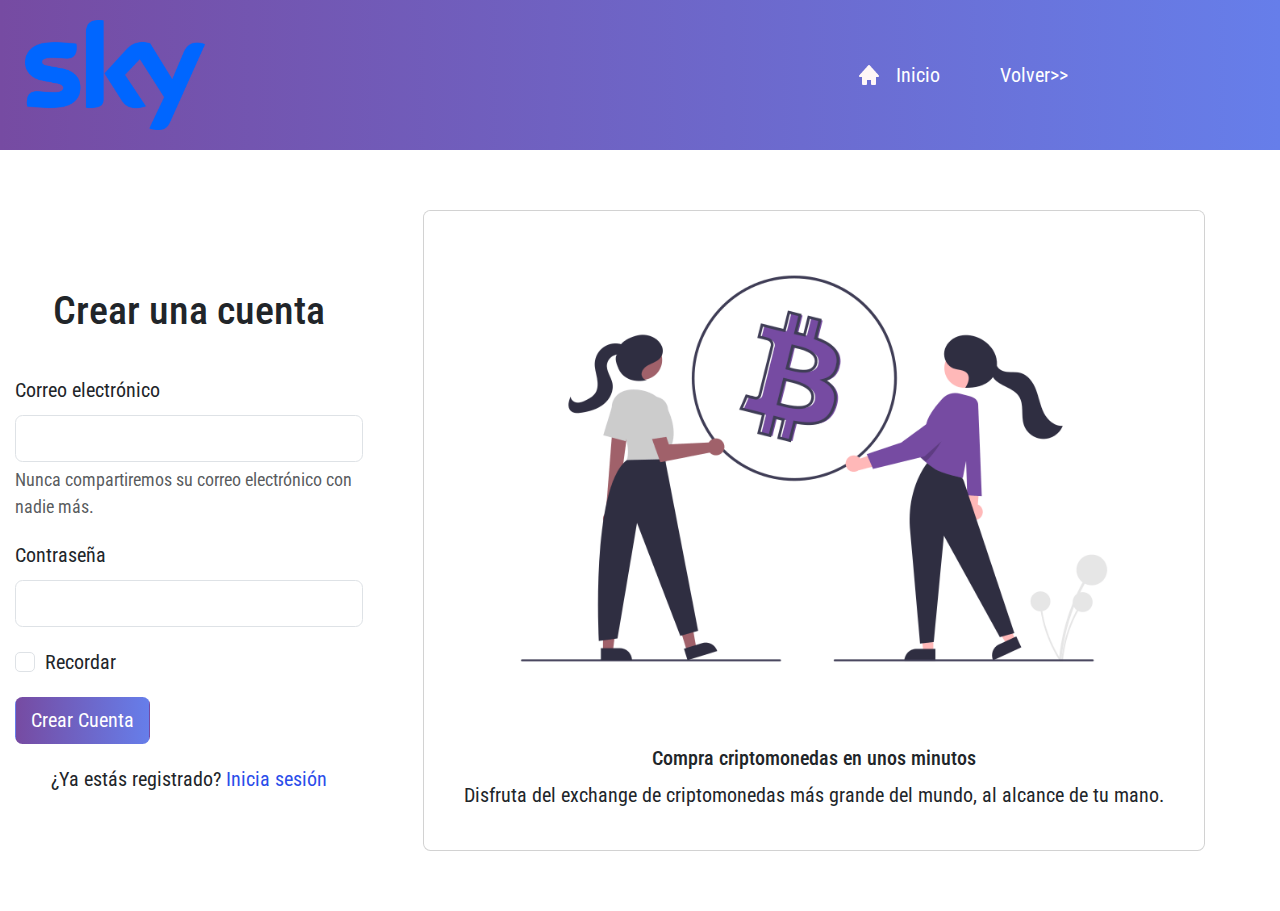
<file: pages/registrar.html>
<!DOCTYPE html>
<html lang="en">
<head>
  <meta charset="UTF-8">
  <meta http-equiv="X-UA-Compatible" content="IE=edge">
  <link rel="icon" href="../img/icon/favicon.png">
  <meta name="viewport" content="width=device-width, initial-scale=1.0">
  <meta description="Exchange de Criptomonedas, Sky: cree su cuenta en sky y invierta en bitcoin, ehtereum y NFTS>
  <link rel="preconnect" href="https://fonts.googleapis.com">
  <link rel="preconnect" href="https://fonts.gstatic.com" crossorigin>
  <link href="https://fonts.googleapis.com/css2?family=Roboto+Condensed&display=swap" rel="stylesheet">
  <link rel="stylesheet" href="https://cdn.jsdelivr.net/npm/bootstrap@5.2.0-beta1/dist/css/bootstrap.min.css">
  <link rel="stylesheet" href="../css/styles.css">
  <title>Registro | Sky</title>
</head>
<body>
  <!-------------------------------HEADER------------------------------------------------------------------------------------------------->
  <header class="fondo1 navbar navbar-expand-lg background">
    <div class="container-fluid m-2">
      <img src="../img/logo/logotipo.png" alt="logotipo" class="logotipo">
      <button class="navbar-toggler" type="button" data-bs-toggle="collapse" data-bs-target="#navbarSupportedContent" aria-controls="navbarSupportedContent" aria-expanded="false" aria-label="Toggle navigation">
        <span><img src="[data-uri]"/></span>
      </button>
    </div>
    <div class="container-fluid">
      <nav class="collapse navbar-collapse" id="navbarSupportedContent">
        <ul class="col d-flex justify-content-center align-items-center navbar-nav me-auto mb-2 mb-lg-0">
          <li class="nav-item m-3 d-flex justify-content-center align-items-center flex-row liitem">
            <a href="../index.html">
              <img src="[data-uri]"/ class="m-1">
            </a>
            <a class="nav-link texto a" href="../index.html">Inicio</a>
          </li>
          <li class="nav-item m-3 d-flex justify-content-center align-items-center flex-row liitem">
            <a class="nav-link texto a" href="../pages/registro.html"> Volver>> </a>
          </li>
        </ul>
      </nav>
    </div>   
  </header>
  <!------------------------------------------------------MAIN--------------------------------------------------------------->
  <main>
    <div>
        <section class="container-fluid">
            <div class="row">
                <div class="d-flex flex-xl-row flex-sm-column justify-content-center align-items-center mediacolumn">
                    <div>
                        <article class="d-flex justify-content-center align-items-center mt-4 mb-4">
                            <h1 class="mt-2 mb-2">Crear una cuenta</h1>
                        </article>
                        <form>
                            <div class="mb-3 mt-3">
                                <label for="email-input1" class="form-label">Correo electrónico</label>
                                <input type="email" class="form-control" id="email-input1" aria-describedby="emailHelp">
                                <p id="emailHelp" class="form-text">Nunca compartiremos su correo electrónico con nadie más.</p>
                            </div>
                            <div class="mb-3 mt-3">
                                <label for="password-input1" class="form-label">Contraseña</label>
                                <input type="password" class="form-control" id="password-input1">
                            </div>
                              <div class="mb-3 mt-3 form-check">
                                <input type="checkbox" class="form-check-input" id="checkbox-input1">
                                <label class="form-check-label" for="checkbox-input1">Recordar</label>
                              </div>
                                <button type="submit" class="btn botonescolorPagina texto text-center">Crear Cuenta</button>
                            <div class="d-flex justify-content-center align-items-center mt-2 mb-2">
                                <div>
                                    <p class="mt-2 mb-2">¿Ya estás registrado? <a href="../pages/iniciar.html" class="text-decoration-none texto2">Inicia sesión</a></p>
                                </div>
                              </div>
                        </form> 
                    </div>
                    <div>
                        <div class="d-flex justify-content-center align-items-center m-5">
                            <article class="card">
                                <img src="../img/registro/registrar.png" class="card-img-top" alt="ilustracion de criptomonedas">
                                <div class="card-body">
                                <h2 class="card-text text-center">Compra criptomonedas en unos minutos</h2>
                                <p class="text-center">Disfruta del exchange de criptomonedas más grande del mundo, al alcance de tu mano.</p>
                              </article>
                        </div>
                      </div>
                  </div>
              </div> 
          </section>
      </div>
  </main>
  <script src="https://cdn.jsdelivr.net/npm/bootstrap@5.2.0-beta1/dist/js/bootstrap.bundle.min.js"></script>
</body>
</html>
</file>
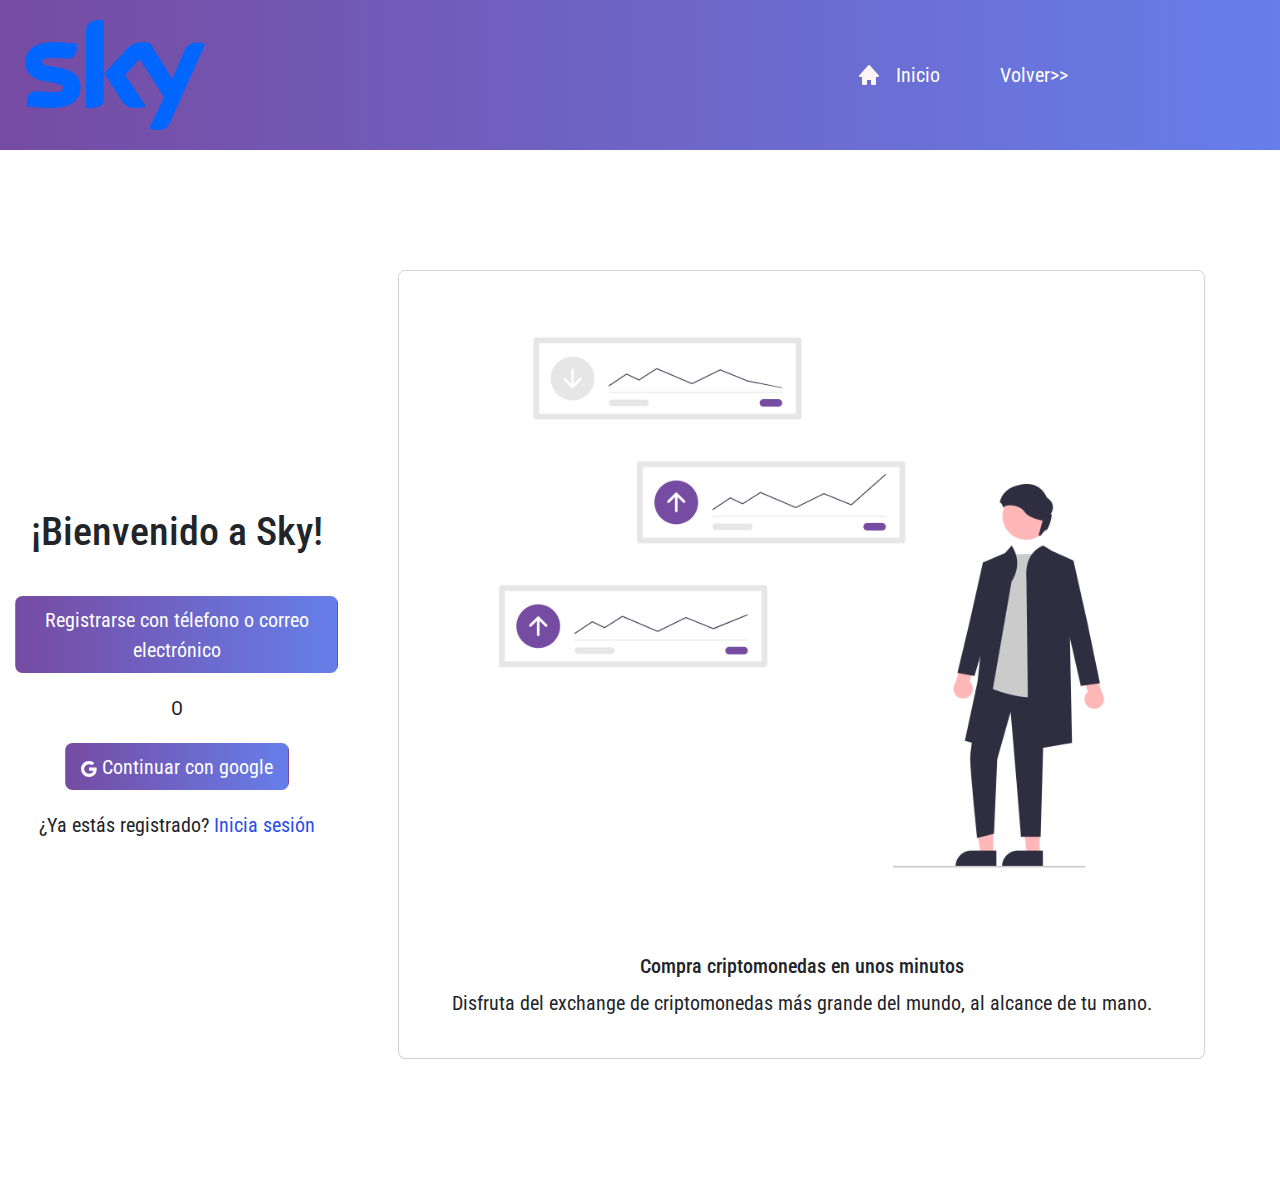
<file: pages/registro.html>
<!DOCTYPE html>
<html lang="en">
<head>
  <meta charset="UTF-8">
  <meta http-equiv="X-UA-Compatible" content="IE=edge">
  <link rel="icon" href="../img/icon/favicon.png">
  <meta name="viewport" content="width=device-width, initial-scale=1.0">
  <link rel="preconnect" href="https://fonts.googleapis.com">
  <meta description="Exchange de Criptomonedas, Sky: quiere invertir en criptomonedas? esta es la mejor opción, registrese y disfrute sus criptomonedas">
  <link rel="preconnect" href="https://fonts.gstatic.com" crossorigin>
  <link href="https://fonts.googleapis.com/css2?family=Roboto+Condensed&display=swap" rel="stylesheet">
  <link rel="stylesheet" href="https://cdn.jsdelivr.net/npm/bootstrap@5.2.0-beta1/dist/css/bootstrap.min.css">
  <link rel="stylesheet" href="../css/styles.css">
  <title>Registrarse | Sky</title>
</head>
<body>
  <!-------------------------------HEADER------------------------------------------------------------------------------------------------->
  <header class="fondo1 navbar navbar-expand-lg background">
    <div class="container-fluid m-2">
      <img src="../img/logo/logotipo.png" alt="logotipo" class="logotipo">
      <button class="navbar-toggler" type="button" data-bs-toggle="collapse" data-bs-target="#navbarSupportedContent" aria-controls="navbarSupportedContent" aria-expanded="false" aria-label="Toggle navigation">
        <span><img src="[data-uri]"/></span>
      </button>
    </div>
    <div class="container-fluid">
      <nav class="collapse navbar-collapse" id="navbarSupportedContent">
        <ul class="col d-flex justify-content-center align-items-center navbar-nav me-auto mb-2 mb-lg-0">
          <li class="nav-item m-3 d-flex justify-content-center align-items-center flex-row liitem">
            <a href="../index.html">
              <img src="[data-uri]"/ class="m-1">
            </a>
            <a class="nav-link texto a" href="../index.html">Inicio</a>
          </li>
          <li class="nav-item m-3 d-flex justify-content-center align-items-center flex-row liitem">
            <a class="nav-link texto a" href="../index.html"> Volver>> </a>
          </li>
        </ul>
      </nav>
    </div>   
  </header>
  <!------------------------------------------------------MAIN--------------------------------------------------------------->
  <main>
    <section class="container-fluid mt-5 mb-5">
        <div class="row">
            <div class="d-flex flex-sm-column flex-xl-row justify-content-center align-items-center mediacolumn">
                <div>
                    <div>
                        <article class="d-flex justify-content-center align-items-center mt-4 mb-4">
                            <h1 class="m-2">¡Bienvenido a Sky!</h1>
                        </article>
                    </div>
                    <div class="d-flex justify-content-center alingn-items-center mt-2 mb-2">
                        <article>
                            <a href="../pages/registrar.html" class="btn botonescolorPagina texto text-decoration-none">Registrarse con télefono o correo electrónico</a>
                        </article>
                    </div>
                    <div class="d-flex justify-content-center align-items-center mt-2 mb-2">
                        <div>
                            <p class="text-uppercase m-2">o</p>
                        </div>
                    </div>
                    <div class="d-flex justify-content-center alingn-items-center mt-2 mb-2">
                        <div>
                            <a href="https://accounts.google.com" class="btn botonescolorPagina texto text-decoration-none iconosvg">
                                <svg xmlns="http://www.w3.org/2000/svg" width="16" height="16"    fill="currentColor" class="bi bi-google" viewBox="0 0 16 16">
                                <path d="M15.545 6.558a9.42 9.42 0 0 1 .139 1.626c0 2.434-.87 4.492-2.384 5.885h.002C11.978 15.292 10.158 16 8 16A8 8 0 1 1 8 0a7.689 7.689 0 0 1 5.352 2.082l-2.284 2.284A4.347 4.347 0 0 0 8 3.166c-2.087 0-3.86 1.408-4.492 3.304a4.792 4.792 0 0 0 0 3.063h.003c.635 1.893 2.405 3.301 4.492 3.301 1.078 0 2.004-.276 2.722-.764h-.003a3.702 3.702 0 0 0 1.599-2.431H8v-3.08h7.545z"/>
                            </svg> Continuar con google</a>
                          </div>
                    </div>
                    <div class="d-flex justify-content-center align-items-center mt-2 mb-2">
                        <div>
                            <p class="mt-2 mb-2">¿Ya estás registrado? <a href="../pages/iniciar.html" class="text-decoration-none texto2">Inicia sesión</a></p>
                        </div>
                      </div>
                  </div>
                  <div class="d-flex justify-content-center align-items-center m-5">
                        <article class="card">
                          <img src="../img/registro/registro.png" class="card-img-top" alt="hombre-y-criptomonedas">
                          <div class="card-body">
                          <h2 class="card-text text-center">Compra criptomonedas en unos minutos</h2>
                          <p class="text-center">Disfruta del exchange de criptomonedas más grande del mundo, al alcance de tu mano.</p>
                        </article>
                  </div> 
              </div>
          </div>     
      </section>
  </main>
  <script src="https://cdn.jsdelivr.net/npm/bootstrap@5.2.0-beta1/dist/js/bootstrap.bundle.min.js"></script>
</body>
</html>
</file>
<file: css/styles.css>
.navbar-toggler,
.navbar-toggler:focus,
.navbar-toggler:active,
.navbar-toggler-icon:focus {
  outline: none;
  border: white, 1px;
  box-shadow: none;
}

* {
  font-family: "Roboto Condensed", sans-serif;
}

.titulo-span {
  font-size: 2rem;
}

h1 {
  font-size: 2rem;
}

h2 {
  font-size: 1rem;
}

h3 {
  font-size: 1rem;
}

h4 {
  font-size: 1rem;
}

h5 {
  font-size: 1rem;
}

h6 {
  font-size: 1rem;
}

.contactos {
  font-size: 1.2rem;
}

.botonescolorPagina {
  background-image: linear-gradient(90deg, #000000 0%, #764ba2 0%, #667eea 100%);
}

.texto {
  color: #ffffff;
}

.texto2 {
  color: #2a4dea;
}

.texto3 {
  color: #764ba2;
}

.grid-section {
  display: grid;
  grid-template-columns: auto auto auto;
  grid-template-rows: auto;
  gap: 50px;
  grid-template-areas: "card1 card2 card3";
}

.card1 {
  grid-area: card1;
}

.card2 {
  grid-area: card2;
}

.card3 {
  grid-area: card3;
}

.card1 {
  width: 18rem;
}

.card2 {
  width: 18rem;
}

.card3 {
  width: 18rem;
}

.imagen-tarjeta {
  width: 55%;
}

.img {
  width: 90%;
}

.logotipo {
  width: 30%;
}

.icono {
  width: 50px;
}

.background, .background--footer {
  background-image: linear-gradient(90deg, #000000 0%, #764ba2 0%, #667eea 100%);
}

.background--footer {
  background-image: none;
  background-color: #000000;
}

* {
  font-size: 20px;
}

@media (min-width: 0px) and (max-width: 380px) {
  * {
    font-size: 13px;
  }
  .titulo-span {
    font-size: 1.2rem;
  }
  h1 {
    font-size: 1.2rem;
  }
  h2 {
    font-size: 0.9rem;
  }
  h3 {
    font-size: 0.9rem;
  }
  h4 {
    font-size: 0.9rem;
  }
  h5 {
    font-size: 0.9rem;
  }
  h6 {
    font-size: 0.9rem;
  }
  .mediacolumn {
    display: flex;
    justify-content: center;
    align-items: center;
    flex-direction: column;
  }
  .icono {
    width: 30px;
  }
  .a {
    font-size: 1.1rem;
  }
}
@media (min-width: 381px) and (max-width: 575px) {
  .titulo-span {
    font-size: 1.2rem;
  }
  * {
    font-size: 15px;
  }
  h1 {
    font-size: 1.2rem;
  }
  h2 {
    font-size: 0.9rem;
  }
  h3 {
    font-size: 0.9rem;
  }
  h4 {
    font-size: 0.9rem;
  }
  h5 {
    font-size: 0.9rem;
  }
  h6 {
    font-size: 0.9rem;
  }
  .mediacolumn {
    display: flex;
    justify-content: center;
    align-items: center;
    flex-direction: column;
  }
  .icono {
    width: 30px;
  }
}
@media (min-width: 0px) and (max-width: 1200px) {
  .grid-section {
    display: flex;
    flex-direction: column;
  }
}
.shadows {
  box-shadow: 4px -3px 90px -9px rgba(0, 0, 0, 0.64);
  -webkit-box-shadow: 4px -3px 90px -9px rgba(0, 0, 0, 0.64);
  -moz-box-shadow: 4px -3px 90px -9px rgba(0, 0, 0, 0.64);
}

.liitem .a {
  position: relative;
  display: block;
  text-align: center;
}

.liitem .a::before {
  content: "";
  position: absolute;
  bottom: 0;
  left: 0;
  width: 0;
  height: 0.3rem;
  background-color: white;
  transition: 0.5s;
}

.liitem .a::after {
  content: "";
  position: absolute;
  bottom: 0;
  right: 0;
  width: 0;
  height: 0.3rem;
  background-color: white;
  transition: 0.5s;
}

.liitem:hover .a::before {
  width: 50%;
  transform: translate(100%);
}

.liitem:hover .a::after {
  width: 50%;
  transform: translate(-100%);
}

.a:hover {
  color: #ffffff;
}

/*# sourceMappingURL=styles.css.map */
</file>
